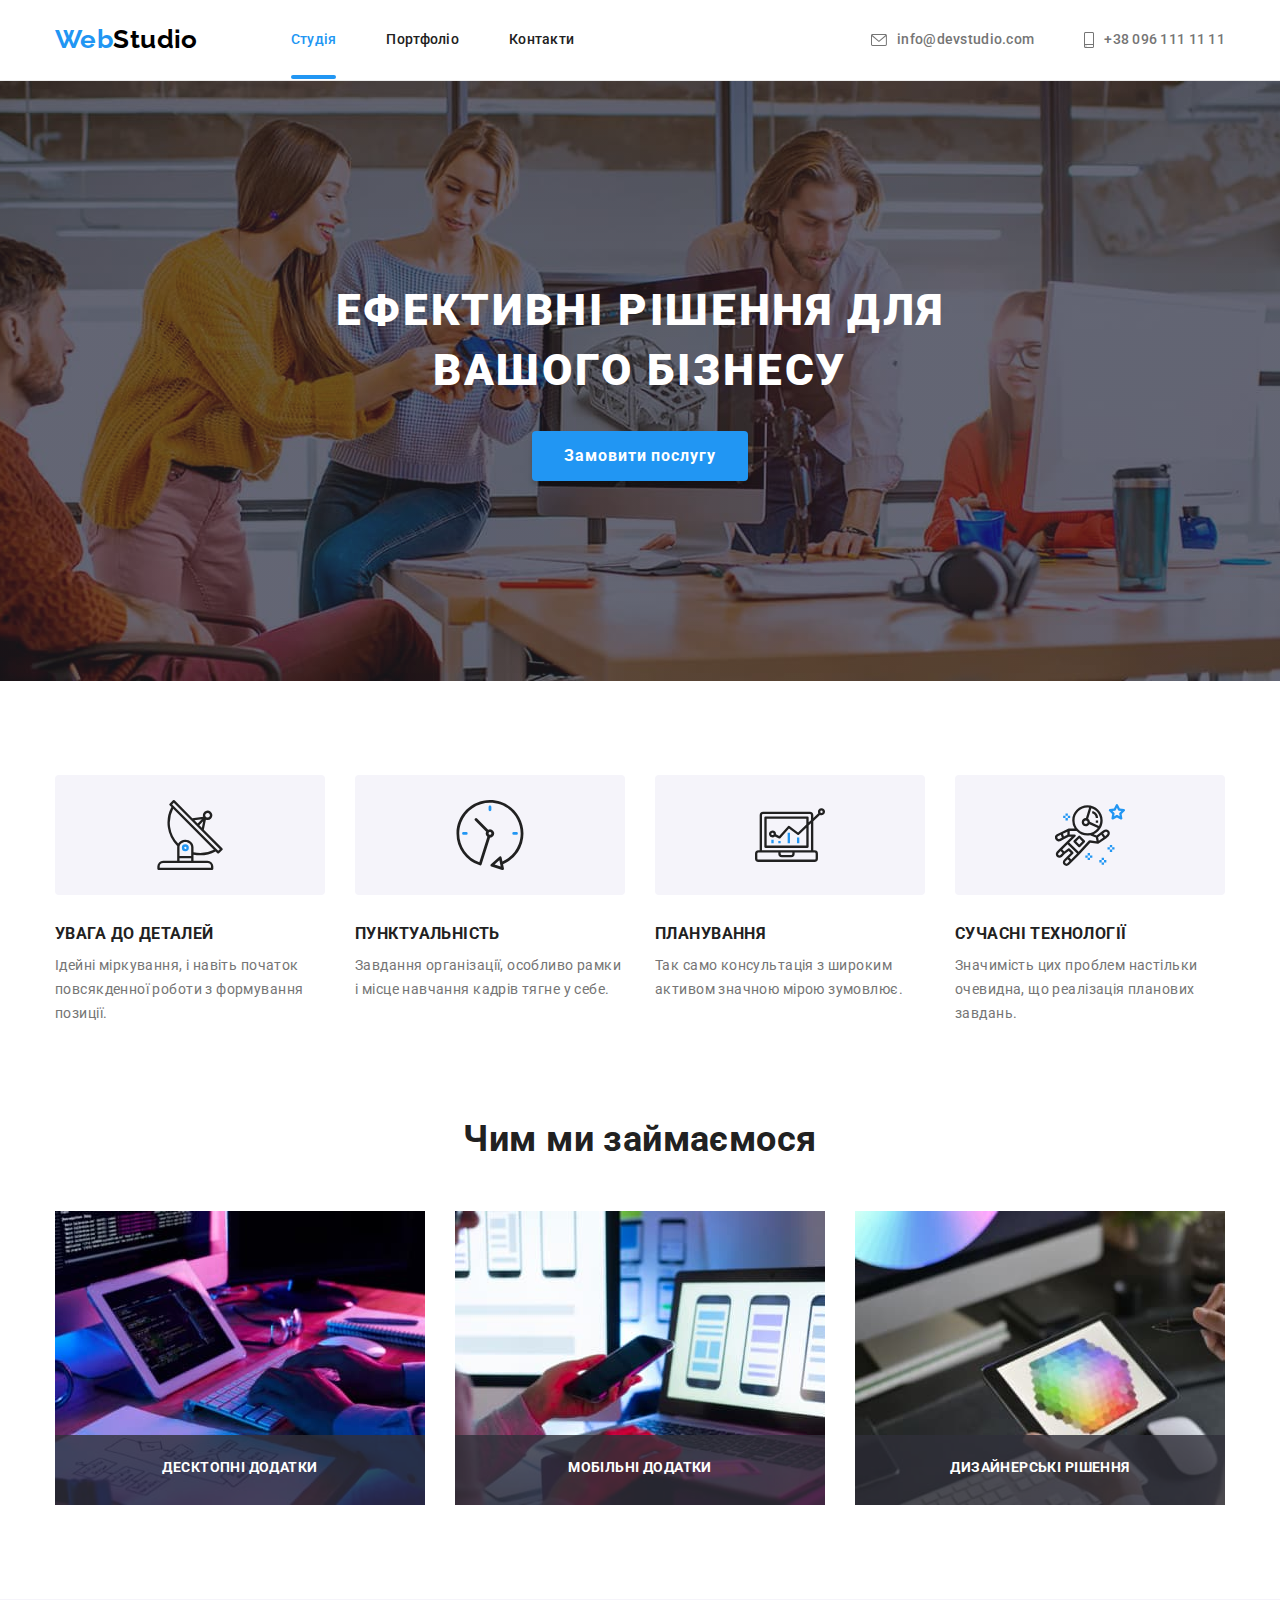
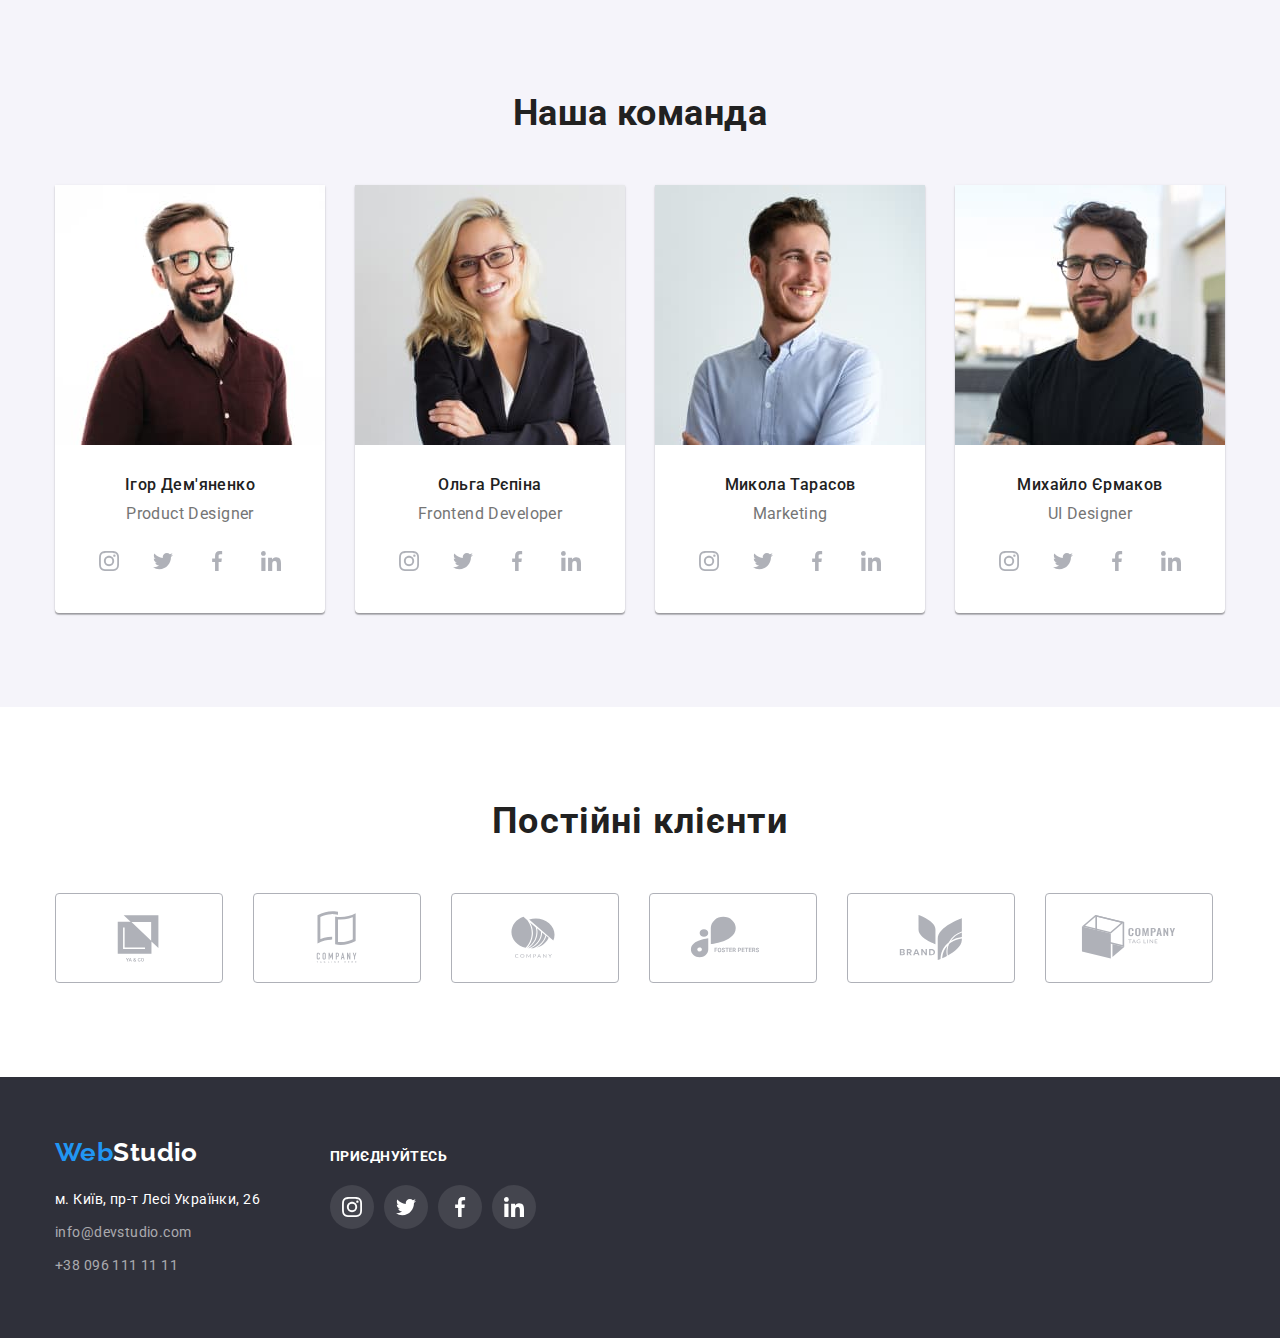
<file: index.html>
<!DOCTYPE html>
<html lang="uk">
  <head>
    <meta charset="UTF-8" />
    <meta http-equiv="X-UA-Compatible" content="IE=edge" />
    <meta name="viewport" content="width=device-width, initial-scale=1.0" />
    <title>Web Studio</title>
    <link rel="preconnect" href="https://fonts.googleapis.com" />
    <link rel="preconnect" href="https://fonts.gstatic.com" crossorigin />
    <link
      href="https://fonts.googleapis.com/css2?family=Montserrat:wght@400;500;600&family=Raleway:wght@700&family=Roboto:wght@400;500;700;900&display=swap"
      rel="stylesheet"
    />
    <link
      rel="stylesheet"
      href="https://cdnjs.cloudflare.com/ajax/libs/modern-normalize/1.1.0/modern-normalize.min.css"
    />
    <link rel="stylesheet" href="./css/styles.css" />
  </head>
  <body>
    <!--хедер сайта-->
    <header>
      <div class="header container">
        <nav class="nav">
          <a href="./index.html" class="logo list"> <span class="span">Web</span>Studio</a>

          <ul class="site-nav list">
            <li class="nav-item"><a href="./index.html" class="studoi list">Студія</a></li>

            <li class="nav-item"><a href="./portfolio.html" class="link list">Портфоліо</a></li>

            <li class="nav-item"><a href="./index.html" class="link list">Контакти</a></li>
          </ul>
        </nav>

        <ul class="auth-nav list">
          <li class="auth-item">
            <a href="mailto:info@devstudio.com" class="link list">
              <svg class="mail">
                <use href="./images/symbol-defs-opt.svg#icon-envelope"></use>
              </svg>
              info@devstudio.com</a
            >
          </li>
          <li class="auth-item">
            <a href="tel:+380961111111" class="link list">
              <svg class="telephone">
                <use href="./images/symbol-defs-opt.svg#icon-smartphone"></use></svg
              >+38 096 111 11 11</a
            >
          </li>
        </ul>
      </div>
    </header>

    <main>
      <!--Приветствие! -->

      <section class="section-greeting">
        <div class="container">
          <h1>Ефективні рішення для вашого бізнесу</h1>
          <button data-modal-open type="button" class="button">Замовити послугу</button>
        </div>
      </section>

      <!--особенности!-->

      <section class="section-features">
        <div class="container">
          <h2>особенности</h2>
          <ul class="features list no-margin">
            <li class="features-item">
              <div class="svg">
                <svg class="icon">
                  <use href="./images/symbol-defs-opt.svg#icon-antenna"></use>
                </svg>
              </div>
              <h3 class="features-title">УВАГА ДО ДЕТАЛЕЙ</h3>
              <p class="no-margin">
                Ідейні міркування, і навіть початок повсякденної роботи з формування позиції.
              </p>
            </li>

            <li class="features-item">
              <div class="svg">
                <svg class="icon">
                  <use href="./images/symbol-defs-opt.svg#icon-clock"></use>
                </svg>
              </div>
              <h3 class="features-title">ПУНКТУАЛЬНІСТЬ</h3>
              <p class="no-margin">
                Завдання організації, особливо рамки і місце навчання кадрів тягне у себе.
              </p>
            </li>

            <li class="features-item">
              <div class="svg">
                <svg class="icon">
                  <use href="./images/symbol-defs-opt.svg#icon-diagram"></use>
                </svg>
              </div>
              <h3 class="features-title">ПЛАНУВАННЯ</h3>
              <p class="no-margin">
                Так само консультація з широким активом значною мірою зумовлює.
              </p>
            </li>

            <li class="features-item">
              <div class="svg">
                <svg class="icon">
                  <use href="./images/symbol-defs-opt.svg#icon-astronaut"></use>
                </svg>
              </div>
              <h3 class="features-title">СУЧАСНІ ТЕХНОЛОГІЇ</h3>
              <p class="no-margin">
                Значимість цих проблем настільки очевидна, що реалізація планових завдань.
              </p>
            </li>
          </ul>
        </div>
      </section>

      <!--сфера деятельности!-->

      <section class="section-scope">
        <div class="container">
          <h2 class="scope-title">Чим ми займаємося</h2>

          <ul class="scope-content list no-margin">
            <li class="content-item">
              <div class="item-thumb">
                <img src="./images/box1.jpg" alt="програмування" width="370" />
                <p class="content-item-text">Десктопні додатки</p>
              </div>
            </li>

            <li class="content-item">
              <div class="item-thumb">
                <img src="./images/box2.jpg" alt="адаптація мобільної версії" width="370" />
                <p class="content-item-text">Мобільні додатки</p>
              </div>
            </li>

            <li class="content-item">
              <div class="item-thumb">
                <img src="./images/box3.jpg" alt="дизайн" width="370" />
                <p class="content-item-text">Дизайнерські рішення</p>
              </div>
            </li>
          </ul>
        </div>
      </section>

      <!-- Наша команда-->

      <section class="section-team">
        <div class="container">
          <h2 class="title-team">Наша команда</h2>
          <ul class="team-card list no-margin">
            <li class="card-item">
              <img src="./images/igor.jpg" alt="фото дизайнера продуктів" width="270" />
              <h3 class="card-title">Ігор Дем'яненко</h3>
              <p class="card-text">Product Designer</p>

              <ul class="team-social list no-margin">
                <li class="social-item">
                  <a class="icon" href="https://www.instagram.com/"
                    ><svg width="20" height="20">
                      <use href="./images/symbol-defs-opt.svg#icon-instagram"></use></svg
                  ></a>
                </li>

                <li class="social-item">
                  <a href="https://twitter.com/" class="icon">
                    <svg width="20" height="20">
                      <use href="./images/symbol-defs-opt.svg#icon-twitter"></use></svg
                  ></a>
                </li>

                <li class="social-item">
                  <a href="https://www.facebook.com/" class="icon">
                    <svg width="20" height="20">
                      <use href="./images/symbol-defs-opt.svg#icon-facebook"></use></svg
                  ></a>
                </li>

                <li class="social-item">
                  <a href="https://www.linkedin.com/" class="icon">
                    <svg width="20" height="20">
                      <use href="./images/symbol-defs-opt.svg#icon-linkedin"></use></svg
                  ></a>
                </li>
              </ul>
            </li>

            <li class="card-item">
              <img src="./images/olga.jpg" alt="фото фронтенд розробника" width="270" />
              <h3 class="card-title">Ольга Рєпіна</h3>
              <p class="card-text">Frontend Developer</p>

              <ul class="team-social list no-margin">
                <li class="social-item">
                  <a href="https://www.instagram.com/" class="icon">
                    <svg width="20" height="20">
                      <use href="./images/symbol-defs-opt.svg#icon-instagram"></use></svg
                  ></a>
                </li>

                <li class="social-item">
                  <a href="https://twitter.com/" class="icon">
                    <svg width="20" height="20">
                      <use href="./images/symbol-defs-opt.svg#icon-twitter"></use></svg
                  ></a>
                </li>

                <li class="social-item">
                  <a href="https://www.facebook.com/" class="icon">
                    <svg width="20" height="20">
                      <use href="./images/symbol-defs-opt.svg#icon-facebook"></use></svg
                  ></a>
                </li>

                <li class="social-item">
                  <a href="https://www.linkedin.com/" class="icon">
                    <svg width="20" height="20">
                      <use href="./images/symbol-defs-opt.svg#icon-linkedin"></use></svg
                  ></a>
                </li>
              </ul>
            </li>

            <li class="card-item">
              <img src="./images/mukola.jpg" alt="фото маркетолога" width="270" />
              <h3 class="card-title">Микола Тарасов</h3>
              <p class="card-text">Marketing</p>

              <ul class="team-social list no-margin">
                <li class="social-item">
                  <a href="https://www.instagram.com/" class="icon">
                    <svg width="20" height="20">
                      <use href="./images/symbol-defs-opt.svg#icon-instagram"></use></svg
                  ></a>
                </li>

                <li class="social-item">
                  <a href="https://twitter.com/" class="icon">
                    <svg width="20" height="20">
                      <use href="./images/symbol-defs-opt.svg#icon-twitter"></use></svg
                  ></a>
                </li>

                <li class="social-item">
                  <a href="https://www.facebook.com/" class="icon">
                    <svg width="20" height="20">
                      <use href="./images/symbol-defs-opt.svg#icon-facebook"></use></svg
                  ></a>
                </li>

                <li class="social-item">
                  <a href="https://www.linkedin.com/" class="icon">
                    <svg width="20" height="20">
                      <use href="./images/symbol-defs-opt.svg#icon-linkedin"></use></svg
                  ></a>
                </li>
              </ul>
            </li>

            <li class="card-item">
              <img src="./images/mikhailo.jpg" alt="Фото веб дизайнера" width="270" />
              <h3 class="card-title">Михайло Єрмаков</h3>
              <p class="card-text">UI Designer</p>

              <ul class="team-social list no-margin">
                <li class="social-item">
                  <a href="https://www.instagram.com/" class="icon">
                    <svg width="20" height="20">
                      <use href="./images/symbol-defs-opt.svg#icon-instagram"></use></svg
                  ></a>
                </li>

                <li class="social-item">
                  <a href="https://twitter.com/" class="icon">
                    <svg width="20" height="20">
                      <use href="./images/symbol-defs-opt.svg#icon-twitter"></use></svg
                  ></a>
                </li>

                <li class="social-item">
                  <a href="https://www.facebook.com/" class="icon">
                    <svg width="20" height="20">
                      <use href="./images/symbol-defs-opt.svg#icon-facebook"></use></svg
                  ></a>
                </li>

                <li class="social-item">
                  <a href="https://www.linkedin.com/" class="icon">
                    <svg width="20" height="20">
                      <use href="./images/symbol-defs-opt.svg#icon-linkedin"></use></svg
                  ></a>
                </li>
              </ul>
            </li>
          </ul>
        </div>
      </section>

      <!-- наши клиенты! -->

      <section class="clients">
        <div class="container">
          <h2 class="clients-title">Постійні клієнти</h2>
          <ul class="client-content list no-margin">
            <li class="client-item">
              <a href="" class="item">
                <svg width="106" height="60">
                  <use href="./images/symbol-defs-opt.svg#icon-partner1"></use></svg
              ></a>
            </li>

            <li class="client-item">
              <a href="" class="item">
                <svg width="106" height="60">
                  <use href="./images/symbol-defs-opt.svg#icon-partner2"></use></svg
              ></a>
            </li>

            <li class="client-item">
              <a href="" class="item">
                <svg width="106" height="60">
                  <use href="./images/symbol-defs-opt.svg#icon-partner3"></use></svg
              ></a>
            </li>

            <li class="client-item">
              <a href="" class="item">
                <svg width="106" height="60">
                  <use href="./images/symbol-defs-opt.svg#icon-partner4"></use></svg
              ></a>
            </li>

            <li class="client-item">
              <a href="" class="item">
                <svg width="106" height="60">
                  <use href="./images/symbol-defs-opt.svg#icon-partner5"></use></svg
              ></a>
            </li>

            <li class="client-item">
              <a href="" class="item">
                <svg width="106" height="60">
                  <use href="./images/symbol-defs-opt.svg#icon-partner6"></use></svg
              ></a>
            </li>
          </ul>
        </div>
      </section>
    </main>

    <!--подвал!-->

    <footer class="footer">
      <div class="footer-container container">
        <address>
          <a href="./index.html" class="logo list"> <span class="span">Web</span>Studio</a>
          <ul class="site-address list no-margin">
            <li class="address-item">
              <a
                href="https://goo.gl/maps/yjSmeDeuVUnGaKGq8"
                target="_blank"
                rel="noreferrer noopener"
                class="link map list"
              >
                м. Київ, пр-т Лесі Українки, 26
              </a>
            </li>

            <li class="address-item">
              <a href="mailto:info@devstudio.com" class="link contact list">info@devstudio.com</a>
            </li>

            <li class="address-item">
              <a href="tel:+380961111111" class="link contact list">+38 096 111 11 11</a>
            </li>
          </ul>
        </address>
        <div class="footer-right">
          <p class="social-title">приєднуйтесь</p>
          <ul class="footer-social list no-margin">
            <li class="footer-item">
              <a class="icon" href="https://www.instagram.com/"
                ><svg width="20" height="20">
                  <use href="./images/symbol-defs-opt.svg#icon-instagram"></use>
                </svg>
              </a>
            </li>

            <li class="footer-item">
              <a href="https://twitter.com/" class="icon">
                <svg width="20" height="20">
                  <use href="./images/symbol-defs-opt.svg#icon-twitter"></use></svg
              ></a>
            </li>

            <li class="footer-item">
              <a href="https://www.facebook.com/" class="icon">
                <svg width="20" height="20">
                  <use href="./images/symbol-defs-opt.svg#icon-facebook"></use></svg
              ></a>
            </li>

            <li class="footer-item">
              <a href="https://www.linkedin.com/" class="icon">
                <svg width="20" height="20">
                  <use href="./images/symbol-defs-opt.svg#icon-linkedin"></use></svg
              ></a>
            </li>
          </ul>
        </div>
      </div>
    </footer>

    <!-- модельное окно -->
    <div class="backdrop is-hidden" data-modal>
      <div class="modal">
        <button type="button" class="close-btn" data-modal-close>
          <svg class="close-modal">
            <use href="./images/symbol-defs-opt.svg#icon-Vector-1"></use>
          </svg>
        </button>
      </div>
    </div>

    <script src="./js/modal.js"></script>
  </body>
</html>
</file>
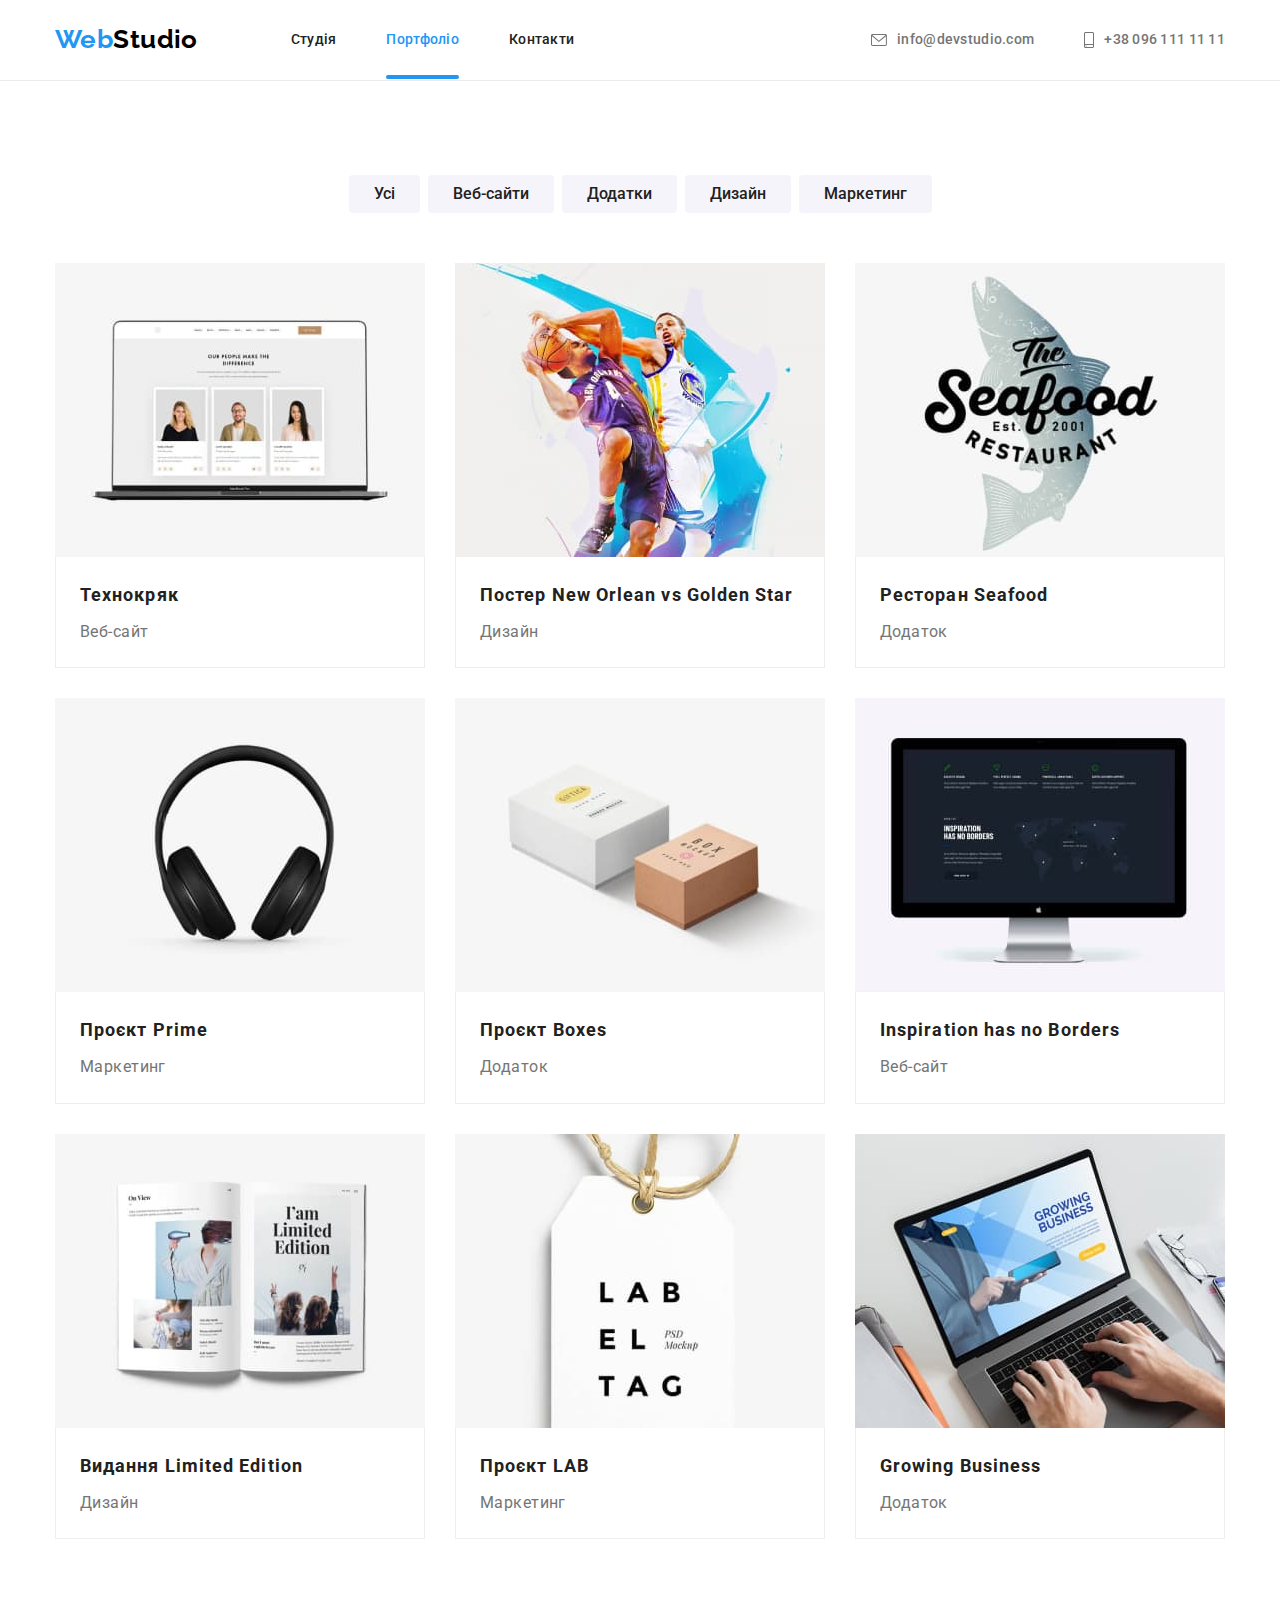
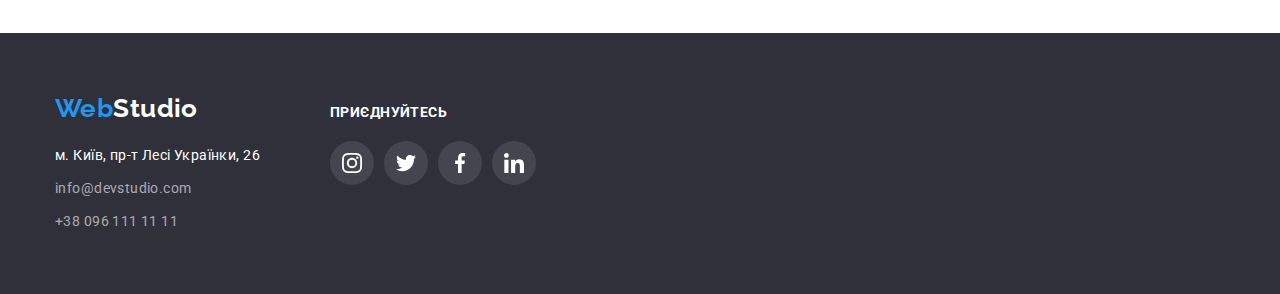
<file: portfolio.html>
<!DOCTYPE html>
<html lang="uk">
  <head>
    <meta charset="UTF-8" />
    <meta http-equiv="X-UA-Compatible" content="IE=edge" />
    <meta name="viewport" content="width=device-width, initial-scale=1.0" />
    <title>Портфоліо</title>
    <link rel="preconnect" href="https://fonts.googleapis.com" />
    <link rel="preconnect" href="https://fonts.gstatic.com" crossorigin />
    <link
      href="https://fonts.googleapis.com/css2?family=Montserrat:wght@400;500;600&family=Raleway:wght@700&family=Roboto:wght@400;500;700;900&display=swap"
      rel="stylesheet"
    />
    <link
      rel="stylesheet"
      href="https://cdnjs.cloudflare.com/ajax/libs/modern-normalize/1.1.0/modern-normalize.min.css"
    />
    <link rel="stylesheet" href="./css/styles.css" />
  </head>
  <body>
    <!--хедер сайта-->
    <header>
      <div class="header container">
        <nav class="nav">
          <a href="./index.html" class="logo list"> <span class="span">Web</span>Studio</a>

          <ul class="site-nav list">
            <li class="nav-item"><a href="./index.html" class="link list">Студія</a></li>

            <li class="nav-item">
              <a href="./portfolio.html" class="portfolio list">Портфоліо</a>
            </li>

            <li class="nav-item"><a href="./index.html" class="link list">Контакти</a></li>
          </ul>
        </nav>

        <ul class="auth-nav list">
          <li class="auth-item">
            <a href="mailto:info@devstudio.com" class="link list">
              <svg class="mail">
                <use href="./images/symbol-defs-opt.svg#icon-envelope"></use>
              </svg>
              info@devstudio.com</a
            >
          </li>
          <li class="auth-item">
            <a href="tel:+380961111111" class="link list">
              <svg class="telephone">
                <use href="./images/symbol-defs-opt.svg#icon-smartphone"></use></svg
              >+38 096 111 11 11</a
            >
          </li>
        </ul>
      </div>
    </header>

    <!-- основная информация -->
    <main>
      <section class="section-portfolio">
        <h1>Портфоліо</h1>
        <div class="container">
          <ul class="portfolio-nav list">
            <li class="nav-item"><button type="button" class="portfolio-btn">Усі</button></li>
            <li class="nav-item"><button type="button" class="portfolio-btn">Веб-сайти</button></li>
            <li class="nav-item"><button type="button" class="portfolio-btn">Додатки</button></li>
            <li class="nav-item"><button type="button" class="portfolio-btn">Дизайн</button></li>
            <li class="nav-item"><button type="button" class="portfolio-btn">Маркетинг</button></li>
          </ul>

          <ul class="cards-info list no-margin">
            <li class="card">
              <a href="" class="card-link list">
                <div class="card-thumb">
                  <div class="overlay">
                    <p class="thumb-text">
                      Lorem ipsum dolor sit amet consectetur adipisicing elit. Aperiam ea reiciendis
                      id hic placeat quis architecto, ullam fugit, a harum maxime, sit quod
                      inventore commodi?
                    </p>
                  </div>
                  <img src="./images/porfolio/tehno.jpg" alt="Технокряк" width="370" />
                </div>

                <div class="card-content">
                  <h2 class="card-title">Технокряк</h2>
                  <p class="card-text">Веб-сайт</p>
                </div>
              </a>
            </li>
            <li class="card">
              <a href="" class="card-link card-link list">
                <div class="card-thumb">
                  <div class="overlay">
                    <p class="thumb-text">
                      Lorem ipsum dolor sit amet consectetur adipisicing elit. Aperiam ea reiciendis
                      id hic placeat quis architecto, ullam fugit, a harum maxime, sit quod
                      inventore commodi?
                    </p>
                  </div>
                  <img src="./images/porfolio/poster.jpg" alt="Постер" width="370" />
                </div>

                <div class="card-content">
                  <h2 class="card-title">Постер New Orlean vs Golden Star</h2>
                  <p class="card-text">Дизайн</p>
                </div>
              </a>
            </li>

            <li class="card">
              <a href="" class="card-link list">
                <div class="card-thumb">
                  <div class="overlay">
                    <p class="thumb-text">
                      Lorem ipsum dolor sit amet consectetur adipisicing elit. Aperiam ea reiciendis
                      id hic placeat quis architecto, ullam fugit, a harum maxime, sit quod
                      inventore commodi?
                    </p>
                  </div>
                  <img
                    src="./images/porfolio/seafood.jpg"
                    alt=" додаток Ресторан Seafood"
                    width="370"
                  />
                </div>

                <div class="card-content">
                  <h2 class="card-title">Ресторан Seafood</h2>
                  <p class="card-text">Додаток</p>
                </div>
              </a>
            </li>

            <li class="card">
              <a href="" class="card-link list">
                <div class="card-thumb">
                  <div class="overlay">
                    <p class="thumb-text">
                      Lorem ipsum dolor sit amet consectetur adipisicing elit. Aperiam ea reiciendis
                      id hic placeat quis architecto, ullam fugit, a harum maxime, sit quod
                      inventore commodi?
                    </p>
                  </div>
                  <img src="./images/porfolio/prime.jpg" alt="Проєкт прайм" width="370" />
                </div>

                <div class="card-content">
                  <h2 class="card-title">Проєкт Prime</h2>
                  <p class="card-text">Маркетинг</p>
                </div>
              </a>
            </li>

            <li class="card">
              <a href="" class="card-link list">
                <div class="card-thumb">
                  <div class="overlay">
                    <p class="thumb-text">
                      Lorem ipsum dolor sit amet consectetur adipisicing elit. Aperiam ea reiciendis
                      id hic placeat quis architecto, ullam fugit, a harum maxime, sit quod
                      inventore commodi?
                    </p>
                  </div>
                  <img src="./images/porfolio/boxes.jpg" alt="Проєкт боксес" width="370" />
                </div>

                <div class="card-content">
                  <h2 class="card-title">Проєкт Boxes</h2>
                  <p class="card-text">Додаток</p>
                </div>
              </a>
            </li>

            <li class="card">
              <a href="" class="card-link list">
                <div class="card-thumb">
                  <div class="overlay">
                    <p class="thumb-text">
                      Lorem ipsum dolor sit amet consectetur adipisicing elit. Aperiam ea reiciendis
                      id hic placeat quis architecto, ullam fugit, a harum maxime, sit quod
                      inventore commodi?
                    </p>
                  </div>
                  <img
                    src="./images/porfolio/borders.jpg"
                    alt="Натхнення без кордонів"
                    width="370"
                  />
                </div>

                <div class="card-content">
                  <h2 class="card-title">Inspiration has no Borders</h2>
                  <p class="card-text">Веб-сайт</p>
                </div>
              </a>
            </li>

            <li class="card">
              <a href="" class="card-link list">
                <div class="card-thumb">
                  <div class="overlay">
                    <p class="thumb-text">
                      Lorem ipsum dolor sit amet consectetur adipisicing elit. Aperiam ea reiciendis
                      id hic placeat quis architecto, ullam fugit, a harum maxime, sit quod
                      inventore commodi?
                    </p>
                  </div>
                  <img src="./images/porfolio/le.jpg" alt="лімітовані видання" width="370" />
                </div>

                <div class="card-content">
                  <h2 class="card-title">Видання Limited Edition</h2>
                  <p class="card-text">Дизайн</p>
                </div>
              </a>
            </li>

            <li class="card">
              <a href="" class="card-link list">
                <div class="card-thumb">
                  <div class="overlay">
                    <p class="thumb-text">
                      Lorem ipsum dolor sit amet consectetur adipisicing elit. Aperiam ea reiciendis
                      id hic placeat quis architecto, ullam fugit, a harum maxime, sit quod
                      inventore commodi?
                    </p>
                  </div>
                  <img src="./images/porfolio/lab.jpg" alt="Проєкт LAB" width="370" />
                </div>

                <div class="card-content">
                  <h2 class="card-title">Проєкт LAB</h2>
                  <p class="card-text">Маркетинг</p>
                </div>
              </a>
            </li>

            <li class="card">
              <a href="" class="card-link list">
                <div class="card-thumb">
                  <div class="overlay">
                    <p class="thumb-text">
                      Lorem ipsum dolor sit amet consectetur adipisicing elit. Aperiam ea reiciendis
                      id hic placeat quis architecto, ullam fugit, a harum maxime, sit quod
                      inventore commodi?
                    </p>
                  </div>
                  <img
                    src="./images/porfolio/business.jpg"
                    alt="додаток Growing Business"
                    width="370"
                  />
                </div>

                <div class="card-content">
                  <h2 class="card-title">Growing Business</h2>
                  <p class="card-text">Додаток</p>
                </div>
              </a>
            </li>
          </ul>
        </div>
      </section>
    </main>
    <!--подвал!-->
    <footer class="footer">
      <div class="footer-container container">
        <address>
          <a href="./index.html" class="logo list"> <span class="span">Web</span>Studio</a>
          <ul class="site-address list no-margin">
            <li class="address-item">
              <a
                href="https://goo.gl/maps/yjSmeDeuVUnGaKGq8"
                target="_blank"
                rel="noreferrer noopener"
                class="link map list"
              >
                м. Київ, пр-т Лесі Українки, 26
              </a>
            </li>

            <li class="address-item">
              <a href="mailto:info@devstudio.com" class="link contact list">info@devstudio.com</a>
            </li>

            <li class="address-item">
              <a href="tel:+380961111111" class="link contact list">+38 096 111 11 11</a>
            </li>
          </ul>
        </address>
        <div class="footer-right">
          <p class="social-title">приєднуйтесь</p>
          <ul class="footer-social list no-margin">
            <li class="footer-item">
              <a class="icon" href="https://www.instagram.com/"
                ><svg width="20" height="20">
                  <use href="./images/symbol-defs-opt.svg#icon-instagram"></use></svg
              ></a>
            </li>

            <li class="footer-item">
              <a href="https://twitter.com/" class="icon">
                <svg width="20" height="20">
                  <use href="./images/symbol-defs-opt.svg#icon-twitter"></use></svg
              ></a>
            </li>

            <li class="footer-item">
              <a href="https://www.facebook.com/" class="icon">
                <svg width="20" height="20">
                  <use href="./images/symbol-defs-opt.svg#icon-facebook"></use></svg
              ></a>
            </li>

            <li class="footer-item">
              <a href="https://www.linkedin.com/" class="icon">
                <svg width="20" height="20">
                  <use href="./images/symbol-defs-opt.svg#icon-linkedin"></use></svg
              ></a>
            </li>
          </ul>
        </div>
      </div>
    </footer>
  </body>
</html>
</file>
<file: css/styles.css>
/* цвет фона       #FFFFFF*/
/* цвет  переменной #FFFFFF */
/* цвет заголовков #212121 */
/* цвет текста навигации #212121  */
/* цвет текста     #757575 */
/* цвет лого       #000000 */
/* акцент цвета лого   #2196F3*/
/* цвет акцента    #2196F3*/
/* цвет фона приветствие  #C4C4C4; */
/* цвет фона команда #F5F4FA;*/
/* цвет иконок #AFB1B8 */
/* цвет фона кнопок  #f5f4fa */
/* цвет фона футер #2f303a */
/* цвет рамки хедера  #ececec*/
/* цвет рамки карты портфолио #eeeeee */
/* цвет рамки клиенты #AFB1B8;*/
/* тени навигации портфолио rgba(0, 0, 0, 0.25) */
/* тени карта команда 0px 1px 3px rgba(0, 0, 0, 0.12), 0px 1px 1px rgba(0, 0, 0, 0.14),
    0px 2px 1px rgba(0, 0, 0, 0.2); */
/* цвет адреса подвал  rgba(255, 255, 255, 0.6) */

:root {
  --primary-text-color: #757575;
  --primary-heading-color: #212121;
  --accent-color: #2196f3;
  --text-change-color: #ffffff;
  --header-logo-color: #000000;
  --footer-logo-color: #ffffff;
  --text-color-map: #ffffff;
  --text-nav-color: #212121;
  --background-color: #ffffff;
  --background-color-hello: #c4c4c4;
  --background-color-team: #f5f4fa;
  --background-footer: #2f303a;
  --background-color-button: #f5f4fa;
  --border-color-header: #ececec;
  --border-color-card: #eeeeee;
  --border-client-color: #afb1b8;
  --icon-color-team: #afb1b8;
  --nav-portfolio-shadow: rgba(0, 0, 0, 0.25);
  --card-team-shadow: 0px 1px 3px rgba(0, 0, 0, 0.12), 0px 1px 1px rgba(0, 0, 0, 0.14),
    0px 2px 1px rgba(0, 0, 0, 0.2);
  --text-adress-color: rgba(255, 255, 255, 0.6);
}
body {
  background-color: var(--background-color);
  color: var(--primary-text-color);
  font-family: 'Roboto', sans-serif;
  font-weight: 400;
  font-size: 14px;
  line-height: 1.71;
  letter-spacing: 0.03em;
  text-align: center;
}

.list {
  list-style: none;
  text-decoration: none;
}
.no-margin {
  margin-top: 0;
  margin-bottom: 0;
}

.container {
  margin-left: auto;
  margin-right: auto;
  width: 1200px;
  padding-left: 15px;
  padding-right: 15px;
}

/* header */

header {
  border-bottom: 1px solid var(--border-color-header);
}

.header {
  display: flex;
  align-items: center;
}

.logo {
  padding-top: 24px;
  padding-bottom: 24px;

  font-family: 'Raleway', sans-serif;
  font-weight: 700;
  font-size: 26px;
  line-height: 1.2;
}
.logo .span {
  color: var(--accent-color);
}
header .logo {
  color: var(--header-logo-color);
}
/* site-nav */
.nav {
  display: flex;

  align-items: center;
  /* outline: 2px solid tomato; */
}
.site-nav {
  display: flex;
  padding-left: 0;
  margin-left: 93px;
  /* outline: 2px solid tomato; */
}

.site-nav .nav-item {
  margin-left: 50px;
}
.site-nav .nav-item:first-child {
  margin-left: 0;
}
.site-nav,
.auth-nav {
  margin-top: 0;
  margin-bottom: 0;
}

.site-nav .link {
  position: relative;
  padding-top: 32px;
  padding-bottom: 32px;

  transition: color 250ms cubic-bezier(0.4, 0, 0.2, 1);

  font-weight: 500;
  font-size: 14px;
  line-height: 1.14;
  letter-spacing: 0.02em;
  color: var(--text-nav-color);
}

.site-nav .link:hover,
.site-nav .link:focus {
  color: var(--accent-color);
}

.site-nav .link::after {
  content: '';
  position: absolute;
  display: block;
  bottom: 0;

  width: 100%;
  height: 4px;
  border-radius: 2px;

  transition: background-color 250ms cubic-bezier(0.4, 0, 0.2, 1),
    transform 250ms cubic-bezier(0.4, 0, 0.2, 1);
  transform: scalex(0);
  /* opacity: 0; */
  background-color: #ffffff;
}

.site-nav .link:hover::after,
.site-nav .link:focus::after {
  transform: scalex(1);
  /* opacity: 1; */
  background-color: var(--accent-color);
}
.site-nav .studoi {
  position: relative;
  padding-top: 32px;
  padding-bottom: 32px;

  color: var(--accent-color);
  font-weight: 500;
  font-size: 14px;
  line-height: 1.14;
  letter-spacing: 0.02em;
}

.site-nav .portfolio {
  position: relative;
  padding-top: 32px;
  padding-bottom: 32px;

  color: var(--accent-color);
  font-weight: 500;
  font-size: 14px;
  line-height: 1.14;
  letter-spacing: 0.02em;
}

.site-nav .contact {
  position: relative;
  padding-top: 32px;
  padding-bottom: 32px;

  color: var(--accent-color);
  font-weight: 500;
  font-size: 14px;
  line-height: 1.14;
  letter-spacing: 0.02em;
}

.site-nav .studoi::after,
.site-nav .portfolio::after,
.site-nav .contact::after {
  content: '';
  position: absolute;
  display: block;
  bottom: 0;

  width: 100%;
  height: 4px;
  border-radius: 2px;

  background-color: var(--accent-color);
}
/* auth-nav */
.auth-nav {
  display: flex;
  padding-left: 0;
  margin-left: auto;

  /* outline: 2px solid tomato; */
}

.auth-nav .auth-item {
  margin-left: 50px;
}
.auth-nav .auth-item:first-child {
  margin-left: 0;
}

.auth-nav .link {
  display: flex;
  align-items: center;
  justify-content: center;

  padding-top: 32px;
  padding-bottom: 32px;

  transition: color 250ms cubic-bezier(0.4, 0, 0.2, 1);
  color: var(--primary-text-color);

  font-weight: 500;
  font-size: 14px;
  line-height: 1.14;
  letter-spacing: 0.02em;
}

.auth-nav .auth-item .mail {
  margin-right: 10px;

  width: 16px;
  height: 12px;
  fill: currentColor;
}

.auth-nav .auth-item .telephone {
  margin-right: 10px;

  width: 10px;
  height: 16px;
  fill: currentColor;
}

.auth-nav .auth-item :hover,
.auth-nav .auth-item :focus {
  color: var(--accent-color);
  fill: var(--accent-color);
}

/* приветствие */
.section-greeting {
  max-width: 1600px;
  height: 600px;
  margin-left: auto;
  margin-right: auto;
  padding-top: 200px;
  padding-bottom: 200px;

  /* background-color: var(--background-color-hello); */

  background-image: linear-gradient(to right, rgba(47, 48, 58, 0.4), rgba(47, 48, 58, 0.4)),
    url(../images/hello.jpg);

  background-repeat: no-repeat, no-repeat;
  background-position: center, center;
  background-size: cover, cover;
}
.section-greeting h1 {
  width: 696px;
  margin-left: auto;
  margin-right: auto;
  margin-bottom: 30px;
  margin-top: 0;

  color: var(--text-change-color);
  font-weight: 900;
  font-size: 44px;
  line-height: 1.36;
  letter-spacing: 0.06em;
  text-transform: uppercase;
}

.section-greeting .container .button {
  display: block;
  min-width: 216px;
  padding: 10px 32px;
  margin-left: auto;
  margin-right: auto;

  background-color: var(--accent-color);
  color: var(--text-change-color);
  box-shadow: 0px 4px 4px rgba(0, 0, 0, 0.15);
  font-family: inherit;
  font-weight: 700;
  font-size: 16px;
  line-height: 1.9;
  letter-spacing: 0.06em;
  cursor: pointer;
  border-radius: 4px;
  border: none;
}
.section-greeting .button:hover,
.section-greeting .button:focus {
}

/* особенности */

.section-features {
  padding-top: 94px;
  padding-bottom: 94px;
}
.section-features h2 {
  position: absolute;
  width: 1px;
  height: 1px;
  margin: -1px;
  border: 0;
  padding: 0;

  white-space: nowrap;
  clip-path: inset(100%);
  clip: rect(0 0 0 0);
  overflow: hidden;
}

.section-features .features {
  display: flex;
  padding-left: 0;

  /* outline: 2px solid tomato; */
}

.features .features-item {
  width: 270px;
  text-align: left;
  margin-left: 30px;

  /* outline: 2px solid teal; */
}

.features .features-item:first-child {
  margin-left: 0;
}

.features .features-item .svg {
  display: flex;
  align-items: center;
  justify-content: center;
  margin-bottom: 30px;

  width: 270px;
  height: 120px;

  background-color: #f5f4fa;
  border-radius: 4px;
}

.features .features-item .icon {
  width: 70px;
  height: 70px;
}
.section-features .features-title {
  margin-top: 0;
  margin-bottom: 10px;

  color: var(--primary-heading-color);
  font-weight: 700;
  line-height: 1.14;
}

/* сфера деятельности */
.section-scope {
  padding-bottom: 94px;
}

.section-scope .scope-title {
  margin-top: 0;
  margin-bottom: 50px;

  color: var(--primary-heading-color);
  font-weight: 700;
  font-size: 36px;
  line-height: 1.16;
  text-align: center;
}

.section-scope .scope-content {
  display: flex;
  padding-left: 0;
  justify-content: space-between;
}

.scope-content > .content-item {
  margin-left: 30px;
}

.scope-content > .content-item:first-child {
  margin-left: 0;
}

.item-thumb {
  position: relative;
}

.item-thumb::before {
  position: absolute;
  content: '';
  width: 100%;
  height: 70px;
  left: 0;
  bottom: 0;

  background-color: rgba(47, 48, 58, 0.8);
}

.scope-content .content-item-text {
  position: absolute;
  bottom: 10%;
  left: 50%;
  transform: translate(-50%, 0%);

  margin: 0;

  font-family: 'Roboto';
  font-weight: 700;
  font-size: 14px;
  line-height: 1.14;
  letter-spacing: 0.03em;
  text-transform: uppercase;
  color: var(--text-change-color);
}

/* наша команда */
.section-team {
  padding-top: 94px;
  padding-bottom: 94px;

  background-color: var(--background-color-team);
}

.section-team .title-team {
  color: var(--primary-heading-color);
  font-weight: 700;
  font-size: 36px;
  line-height: 1.16;
  margin-top: 0;
  margin-bottom: 50px;
}

.section-team .team-card {
  display: flex;
  padding-left: 0;
}

.team-card > .card-item {
  margin-left: 30px;

  background-color: var(--background-color);
  border-radius: 0px 0px 4px 4px;
  box-shadow: var(--card-team-shadow);
}

.team-card > .card-item:first-child {
  margin-left: 0;
}
.section-team .card-title {
  margin-bottom: 0;
  margin-top: 30px;

  color: var(--primary-heading-color);
  font-weight: 500;
  font-size: 16px;
  line-height: 1.19;
}

.section-team .card-text {
  margin-top: 10px;
  margin-bottom: 0;

  color: var(--primary-text-color);
  font-size: 16px;
  line-height: 1.19;
}

.section-team .team-social {
  padding-left: 0;
  margin-top: 16px;
  margin-bottom: 30px;
  margin-left: 32px;
  margin-right: 32px;

  display: flex;
  align-items: center;
}

.section-team .social-item {
  margin-left: 10px;

  transition: color 1000ms cubic-bezier(0.4, 0, 0.2, 1),
    background-color 1000ms cubic-bezier(0.4, 0, 0.2, 1);
  background-color: #ffffff;
  color: var(--primary-text-color);
  fill: var(--primary-text-color);
}

.section-team .social-item:first-child {
  margin-left: 0;
}

.social-item .icon {
  display: flex;
  align-items: center;
  justify-content: center;

  width: 44px;
  height: 44px;

  transition: fill 250ms cubic-bezier(0.4, 0, 0.2, 1),
    background-color 250ms cubic-bezier(0.4, 0, 0.2, 1),
    border-radius 250ms cubic-bezier(0.4, 0, 0.2, 1);
  background-color: #ffffff;
  border-radius: 50%;
  fill: var(--icon-color-team);
}

.social-item .icon:hover,
.social-item .icon:focus {
  background-color: var(--accent-color);
  fill: var(--background-color);
  border-radius: 50%;
}

/* наши клиенты */
.clients {
  padding-top: 94px;
  padding-bottom: 94px;
}

.clients-title {
  color: var(--primary-heading-color);
  font-weight: 700;
  font-size: 36px;
  line-height: 1.16;
  letter-spacing: 0.03em;

  margin-top: 0;
  margin-bottom: 50px;
}

.client-content {
  padding-left: 0;

  display: flex;

  gap: 30px;
}

.client-item {
  flex-basis: calc((100%-150px) / 6);
}

.client-item .item {
  display: flex;
  align-items: center;
  justify-content: center;

  width: 168px;
  height: 90px;

  transition: fill 250ms cubic-bezier(0.4, 0, 0.2, 1), border 250ms cubic-bezier(0.4, 0, 0.2, 1);

  fill: var(--icon-color-team);
  border: 1px solid var(--border-client-color);
  border-radius: 4px;
}

.client-item .item:hover,
.client-item .item:focus {
  fill: var(--accent-color);
  border: 1px solid var(--accent-color);
}

/* портфолио заголовок */
.section-portfolio {
  padding-top: 94px;
  padding-bottom: 94px;
}
.section-portfolio h1 {
  position: absolute;
  width: 1px;
  height: 1px;
  margin: -1px;
  border: 0;
  padding: 0;

  white-space: nowrap;
  clip-path: inset(100%);
  clip: rect(0 0 0 0);
  overflow: hidden;
}

/* button portfolio */

.portfolio-nav {
  display: flex;
  justify-content: center;
  padding: 0;

  margin-top: 0;
  margin-bottom: 50px;
}

.portfolio-nav .portfolio-btn {
  padding: 6px 25px;

  transition: color 250ms cubic-bezier(0.4, 0, 0.2, 1),
    background-color 250ms cubic-bezier(0.4, 0, 0.2, 1);

  background-color: var(--background-color-button);
  color: var(--primary-heading-color);

  font-family: inherit;
  border-radius: 4px;
  border-style: none;
  font-weight: 500;
  font-size: 16px;
  line-height: 1.62;
  cursor: pointer;
}

.portfolio-nav .nav-item {
  margin-left: 8px;
}
.portfolio-nav .nav-item:first-child {
  margin-left: 0;
}

.portfolio-nav .portfolio-btn:hover,
.portfolio-nav .portfolio-btn:focus {
  background-color: var(--accent-color);
  color: var(--text-change-color);
  box-shadow: 0px 4px 4px var(--nav-portfolio-shadow);
}

/* портфолио основная инфа */
img {
  display: block;
  max-width: 100%;
}
.cards-info {
  padding: 0;
  margin: 0;
  display: flex;
  flex-wrap: wrap;
  gap: 30px;

  /* margin-left: -30px;
  margin-top: -30px; */
}

.cards-info > .card {
  flex-basis: calc((100% - 60px) / 3);
}

.cards-info .card .card-link {
  display: block;
}

.cards-info .card .card-link:hover,
.cards-info .card .card-link:focus {
  box-shadow: 0px 1px 1px rgba(0, 0, 0, 0.12), 0px 4px 4px rgba(0, 0, 0, 0.06),
    1px 4px 6px rgba(0, 0, 0, 0.16);
}

.cards-info .card .card-thumb {
  position: relative;

  overflow: hidden;
}

.cards-info .card .card-thumb .overlay {
  position: absolute;
  width: 100%;
  height: 100%;
  top: 0;
  left: 0;

  transform: translatey(100%);

  transition: transform 250ms cubic-bezier(0.4, 0, 0.2, 1);

  background-color: rgba(33, 150, 243, 0.9);
}

.cards-info .card .card-link:hover .overlay,
.cards-info .card .card-link:focus .overlay {
  transform: translatey(0);
}

/* .cards-info .card .card-thumb::before {
  display: inline-block;
  content: '';
  position: absolute;
  width: 100%;
  height: 100%;
  top: 0;
  left: 0;

  opacity: 0;

  background-color: rgba(33, 150, 243, 0.9);
} */

.cards-info .card .card-thumb .overlay .thumb-text {
  position: absolute;
  left: 0;
  top: 50%;
  transform: translate(0%, -50%);

  margin-top: 0;
  margin-bottom: 0;

  opacity: 0;

  font-size: 16px;
  line-height: 1.9;
  color: var(--text-change-color);
}

/* .cards-info .card .card-link:hover .card-thumb::before,
.cards-info .card .card-link:focus .card-thumb::before, */

.cards-info .card .card-link:hover .overlay,
.cards-info .card .card-link:focus .overlay,
.cards-info .card .card-link:hover .thumb-text,
.cards-info .card .card-link:focus .thumb-text {
  opacity: 1;
}

.card-content {
  padding: 20px 24px;
  text-align: left;
  border-left: 1px solid var(--border-color-card);
  border-right: 1px solid var(--border-color-card);
  border-bottom: 1px solid var(--border-color-card);
}

.section-portfolio .card-title {
  margin-top: 0;
  margin-bottom: 4px;

  color: var(--primary-heading-color);
  font-weight: 700;
  font-size: 18px;
  line-height: 2;
  letter-spacing: 0.06em;
}

.section-portfolio .card-text {
  margin-top: 0;
  margin-bottom: 0;

  color: var(--primary-text-color);
  font-size: 16px;
  line-height: 1.9;
}

/* footer */

footer {
  background-color: var(--background-footer);
}

.footer {
  padding-top: 60px;
  padding-bottom: 60px;
  text-align: left;
}

.footer-container {
  display: flex;
  align-items: baseline;
}

.footer .logo {
  padding-top: 0px;
  padding-bottom: 0;
  margin-bottom: 20px;
  margin-left: 0;

  color: var(--footer-logo-color);
  display: inline-block;
}

.footer address {
  font-style: normal;
  margin-left: 0;
}

.site-address {
  padding-left: 0;
}

.site-address .address-item {
  margin-bottom: 9px;
}

.site-address .address-item:last-child {
  margin-bottom: 0;
}
.site-address .map {
  transition: color 250ms cubic-bezier(0.4, 0, 0.2, 1);
  color: var(--text-color-map);
  line-height: 1.71;
}
.site-address .map:hover,
.site-address .map:focus {
  color: var(--accent-color);
}
.site-address .contact {
  transition: color 250ms cubic-bezier(0.4, 0, 0.2, 1);
  color: var(--text-adress-color);
  line-height: 1.71;
}
.site-address .contact:hover,
.site-address .contact:focus {
  color: var(--accent-color);
}

.footer-right {
  margin-left: 70px;
}

.footer .social-title {
  margin-top: 0;
  margin-bottom: 20px;
  font-weight: 700;
  font-size: 14px;
  line-height: 1.14;
  letter-spacing: 0.03em;
  text-transform: uppercase;

  color: var(--text-change-color);
}

.footer .footer-social {
  display: flex;
  align-items: center;
  padding-left: 0;
}

.footer .footer-item {
  margin-left: 10px;
}

.footer .footer-item:first-child {
  margin-left: 0;
}

.footer-item .icon {
  display: flex;
  align-items: center;
  justify-content: center;

  width: 44px;
  height: 44px;

  transition: background-color 250ms cubic-bezier(0.4, 0, 0.2, 1),
    border-radius 250ms cubic-bezier(0.4, 0, 0.2, 1);
  background-color: rgba(255, 255, 255, 0.1);
  border-radius: 50%;

  fill: var(--footer-logo-color);
}

.footer-item .icon:hover,
.footer-item .icon:focus {
  background-color: var(--accent-color);
  fill: var(--background-color);
  border-radius: 50%;
}

/* модельное окно */

.backdrop {
  position: fixed;
  left: 0;
  top: 0;

  width: 100%;
  height: 100%;

  background-color: rgba(0, 0, 0, 0.2);

  opacity: 1;
  transition: opacity 500ms cubic-bezier(0.4, 0, 0.2, 1);
}

.is-hidden {
  opacity: 0;
  pointer-events: none;
}

.is-hidden .modal {
  transform: translate(-50%, -50%) scale(0.5);
}

.modal {
  position: absolute;
  left: 50%;
  top: 50%;

  transform: translate(-50%, -50%) scale(1);
  transition: transform 500ms cubic-bezier(0.4, 0, 0.2, 1) 250ms;

  min-width: 528px;
  min-height: 581px;

  box-shadow: 0px 1px 3px rgba(0, 0, 0, 0.12), 0px 1px 1px rgba(0, 0, 0, 0.14),
    0px 2px 1px rgba(0, 0, 0, 0.2);
  border-radius: 4px;
  background-color: var(--background-color);
}

.close-btn {
  position: absolute;
  top: 8px;
  right: 8px;

  display: flex;
  align-items: center;
  justify-content: center;

  width: 30px;
  height: 30px;
  fill: black;

  background: var(--background-color);
  border: 1px solid rgba(0, 0, 0, 0.1);
  border-radius: 50%;
  cursor: pointer;
}

.close-modal {
  width: 11px;
  height: 11px;
  color: currentColor;
}
</file>
